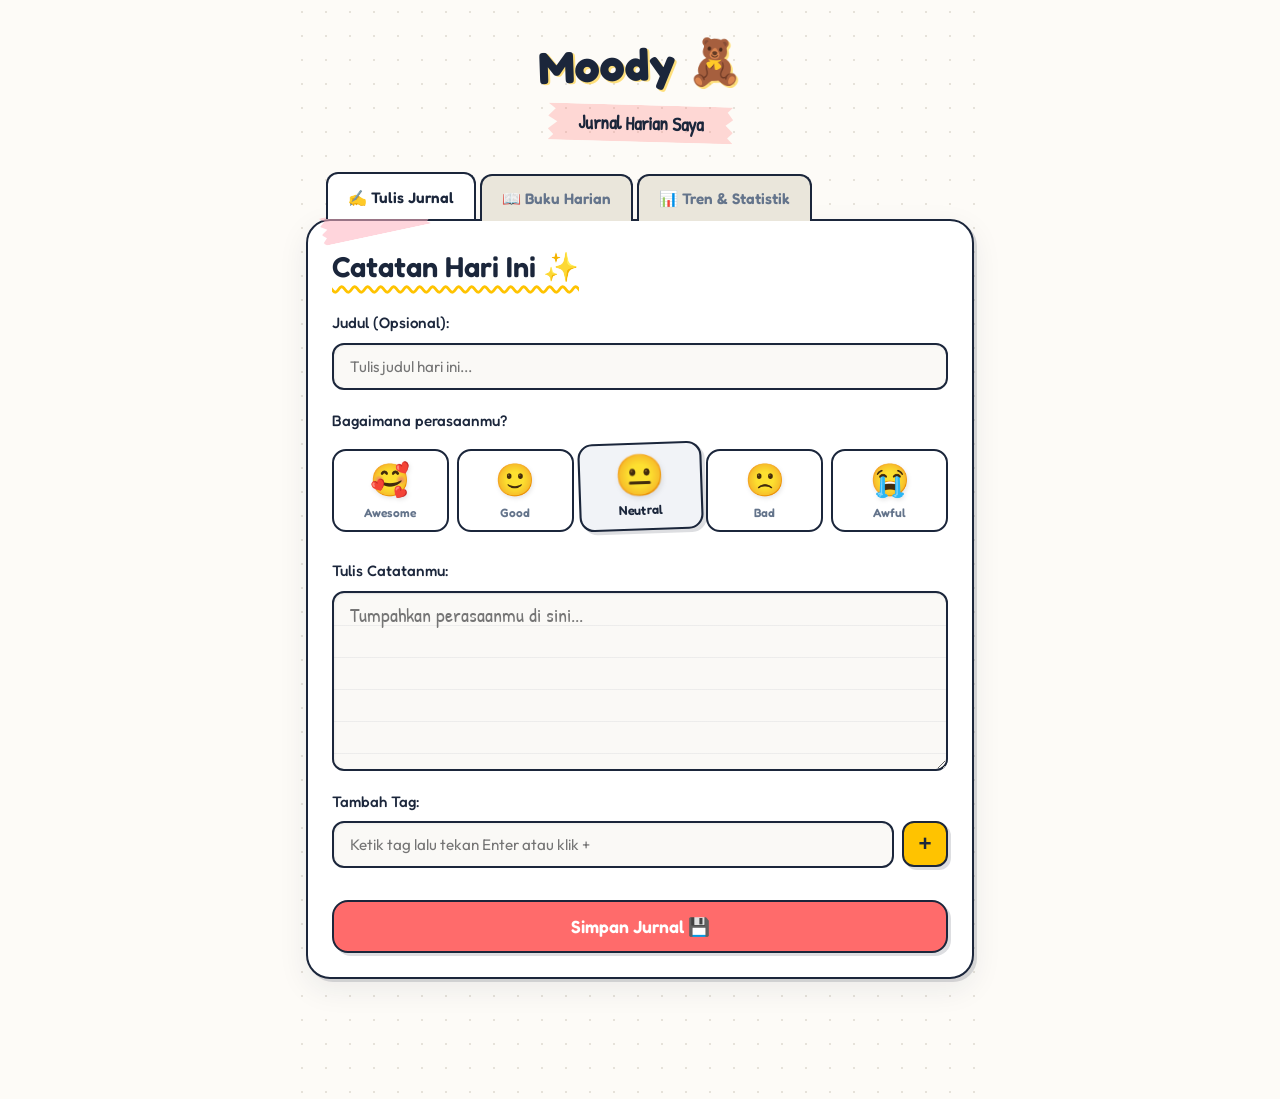
<file: index.html>
<!DOCTYPE html>
<html lang="id">
<head>
  <meta charset="UTF-8">
  <meta name="viewport" content="width=device-width, initial-scale=1.0">
  <title>Moody — Jurnal Suasana Hati Kawaii</title>
  <!-- Google Fonts: Fredoka (Headings), Patrick Hand (Handwritten Notes), Outfit (Interface UI) -->
  <link rel="preconnect" href="https://fonts.googleapis.com">
  <link rel="preconnect" href="https://fonts.gstatic.com" crossorigin>
  <link href="https://fonts.googleapis.com/css2?family=Fredoka:wght@400;500;600;700&family=Patrick+Hand&family=Outfit:wght@300;400;500;600;700&display=swap" rel="stylesheet">
  <link rel="stylesheet" href="style.css">
</head>
<body>

  <!-- Dotted Canvas Grid -->
  <div class="scrapbook-canvas">
    
    <!-- Top Ribbon Header -->
    <header class="scrapbook-header">
      <div class="header-logo">
        <h1 class="marker-title">Moody 🧸</h1>
      </div>
      <div class="header-tagline">
        <span class="washi-tape-accent">Jurnal Harian Saya</span>
      </div>
    </header>

    <!-- Folder Nav Tabs (Folder Dividers style) -->
    <nav class="folder-tabs">
      <button class="tab-divider active" data-target="panel-editor" id="tab-nav-editor">
        <span class="tab-label">✍️ Tulis Jurnal</span>
      </button>
      <button class="tab-divider" data-target="panel-history" id="tab-nav-history">
        <span class="tab-label">📖 Buku Harian</span>
      </button>
      <button class="tab-divider" data-target="panel-analytics" id="tab-nav-analytics">
        <span class="tab-label">📊 Tren & Statistik</span>
      </button>
    </nav>

    <!-- Main Scrapbook Page Board -->
    <main class="scrapbook-board">
      
      <!-- Panel 1: Jurnal Baru (Editor) -->
      <section id="panel-editor" class="panel-section active">
        <div class="journal-paper">
          <div class="washi-tape washi-pink washi-top-left"></div>
          
          <h2 class="handwritten-title">Catatan Hari Ini ✨</h2>
          
          <form id="journal-form" class="editor-form" onsubmit="return false;">
            <!-- Title Input -->
            <div class="form-group">
              <label for="journal-title" class="handwritten-label">Judul (Opsional):</label>
              <input type="text" id="journal-title" class="scrapbook-input" placeholder="Tulis judul hari ini...">
            </div>

            <!-- Mood Picker -->
            <div class="form-group">
              <label class="handwritten-label">Bagaimana perasaanmu?</label>
              <div class="mood-selector">
                <button type="button" class="mood-sticker-btn" data-mood="awesome" title="Luar Biasa">
                  <span class="mood-emoji">🥰</span>
                  <span class="mood-text">Awesome</span>
                </button>
                <button type="button" class="mood-sticker-btn" data-mood="good" title="Baik">
                  <span class="mood-emoji">🙂</span>
                  <span class="mood-text">Good</span>
                </button>
                <button type="button" class="mood-sticker-btn active" data-mood="neutral" title="Biasa Saja">
                  <span class="mood-emoji">😐</span>
                  <span class="mood-text">Neutral</span>
                </button>
                <button type="button" class="mood-sticker-btn" data-mood="bad" title="Buruk">
                  <span class="mood-emoji">🙁</span>
                  <span class="mood-text">Bad</span>
                </button>
                <button type="button" class="mood-sticker-btn" data-mood="awful" title="Sangat Buruk">
                  <span class="mood-emoji">😭</span>
                  <span class="mood-text">Awful</span>
                </button>
              </div>
            </div>

            <!-- Content Body Editor -->
            <div class="form-group flex-fill">
              <label for="journal-content" class="handwritten-label">Tulis Catatanmu:</label>
              <textarea id="journal-content" class="scrapbook-textarea" placeholder="Tumpahkan perasaanmu di sini..."></textarea>
            </div>

            <!-- Tag Input -->
            <div class="form-group">
              <label for="tag-input" class="handwritten-label">Tambah Tag:</label>
              <div class="tag-input-container">
                <input type="text" id="tag-input" class="scrapbook-input" placeholder="Ketik tag lalu tekan Enter atau klik +">
                <button type="button" id="btn-add-tag" class="sticker-btn-small">+</button>
              </div>
              <!-- Added Tag List -->
              <div id="editor-tag-list" class="tag-pills-container">
                <!-- Tag pills rendered dynamically -->
              </div>
            </div>

            <!-- Save Button -->
            <div class="form-actions">
              <button type="submit" id="btn-save-journal" class="sticker-submit-btn">Simpan Jurnal 💾</button>
            </div>
          </form>
        </div>
      </section>

      <!-- Panel 2: Riwayat Jurnal (History) -->
      <section id="panel-history" class="panel-section">
        <div class="journal-paper">
          <div class="washi-tape washi-yellow washi-top-right"></div>
          <h2 class="handwritten-title">Kenangan Masa Lalu 📖</h2>
          
          <!-- Search & Filter Controls -->
          <div class="search-filter-section sticky-note yellow-note">
            <div class="form-group">
              <input type="text" id="search-input" class="scrapbook-input" placeholder="🔍 Cari kata kunci atau tag...">
            </div>
            
            <div class="mood-filter-container">
              <span class="filter-label">Filter Mood:</span>
              <div class="mood-filters">
                <button class="mood-filter-btn active" data-filter="all">Semua</button>
                <button class="mood-filter-btn" data-filter="awesome">🥰</button>
                <button class="mood-filter-btn" data-filter="good">🙂</button>
                <button class="mood-filter-btn" data-filter="neutral">😐</button>
                <button class="mood-filter-btn" data-filter="bad">🙁</button>
                <button class="mood-filter-btn" data-filter="awful">😭</button>
              </div>
            </div>
          </div>

          <!-- Entries Container -->
          <div id="journal-entries-container" class="entries-masonry">
            <!-- Entries rendered as cute polaroid cards dynamically -->
          </div>
        </div>
      </section>

      <!-- Panel 3: Analisis Mood (Analytics) -->
      <section id="panel-analytics" class="panel-section">
        <div class="journal-paper">
          <div class="washi-tape washi-blue washi-top-left"></div>
          
          <h2 class="handwritten-title">Papan Analisis 📊</h2>

          <div class="analytics-grid">
            <!-- Row 1: Streak & Tag stats -->
            <div class="sticky-note blue-note rotate-left streak-card">
              <span class="scrapbook-sticker pin-sticker">📌</span>
              <h3 class="stats-card-title">Streak Menulis</h3>
              <div class="streak-value">
                <span id="stats-streak-num">0</span> <span class="streak-days">Hari</span>
              </div>
              <p class="stats-card-desc" id="stats-streak-desc">Ayo buat entri hari ini untuk mulai mencatat!</p>
            </div>

            <div class="sticky-note pink-note rotate-right tags-card">
              <span class="scrapbook-sticker heart-sticker">💖</span>
              <h3 class="stats-card-title">Top Tags</h3>
              <div id="stats-tags-container" class="stats-bar-list">
                <!-- Tag bars rendered dynamically -->
              </div>
            </div>

            <!-- Row 2: SVG Line Chart -->
            <div class="sticky-note green-note trend-card">
              <span class="scrapbook-sticker flower-sticker">🌸</span>
              <h3 class="stats-card-title">Tren Suasana Hati (Maks 10 Entri)</h3>
              <div class="chart-wrapper">
                <svg id="mood-trend-svg" width="100%" height="200" viewBox="0 0 500 200" preserveAspectRatio="xMidYMid meet">
                  <!-- Generated dynamically in JS -->
                </svg>
                <div id="chart-placeholder" class="chart-empty">
                  <span>Butuh minimal 2 entri jurnal untuk menggambar grafik tren.</span>
                </div>
              </div>
            </div>

            <!-- Row 3: Monthly Contribution Calendar -->
            <div class="sticky-note yellow-note calendar-card">
              <span class="scrapbook-sticker star-sticker">⭐️</span>
              <h3 class="stats-card-title">Pixel Mood 30 Hari Terakhir</h3>
              <div id="contribution-calendar" class="calendar-grid">
                <!-- Calendar grid squares generated dynamically -->
              </div>
              <div class="calendar-legend">
                <span>🥰 Awesome</span>
                <span>🙂 Good</span>
                <span>😐 Neutral</span>
                <span>🙁 Bad</span>
                <span>😭 Awful</span>
              </div>
            </div>

            <!-- Row 3: Backup Data -->
            <div class="sticky-note white-note backup-card">
              <span class="scrapbook-sticker tape-sticker">🩹</span>
              <h3 class="stats-card-title">Cadangkan & Impor Data</h3>
              <p class="backup-desc">Simpan semua catatan jurnal Anda secara aman dengan mengekspornya ke berkas lokal.</p>
              <div class="backup-actions">
                <button id="btn-export" class="sticker-btn">Ekspor Jurnal (.JSON) 📥</button>
                
                <label for="import-file" class="sticker-btn file-input-label">
                  Impor Jurnal 📤
                  <input type="file" id="import-file" accept=".json" style="display: none;">
                </label>
              </div>
            </div>

          </div>
        </div>
      </section>

    </main>
  </div>

  <!-- Detail Modal Overlay -->
  <div id="detail-modal" class="modal-overlay">
    <div class="modal-card polaroid-frame">
      <div class="washi-tape washi-pink washi-modal-tape"></div>
      
      <button class="modal-close-btn" id="btn-close-modal">×</button>
      
      <div class="modal-header">
        <h3 id="modal-title" class="modal-title-text">Judul Jurnal</h3>
        <div class="modal-meta-row">
          <span id="modal-date" class="modal-date-text">12 Juni 2026</span>
          <span id="modal-mood-badge" class="mood-pill">🥰 Awesome</span>
        </div>
      </div>
      
      <div class="modal-body-scroll">
        <p id="modal-content" class="modal-body-text">Isi catatan harian lengkap.</p>
      </div>

      <div class="modal-footer">
        <div id="modal-tag-list" class="tag-pills-container">
          <!-- Tag pills rendered dynamically -->
        </div>
      </div>
    </div>
  </div>

  <script type="module" src="app.js"></script>
</body>
</html>
</file>
<file: style.css>
/* ==========================================
   STYLE GUIDE & CSS VARIABLES
   ========================================== */
:root {
  --color-canvas: #fdfbf7;
  --color-grid: #e6e2da;
  --color-paper: #ffffff;
  --color-navy: #1b263b;
  --color-muted: #64748b;
  
  --accent-yellow: #ffc300;
  --accent-coral: #ff6b6b;
  
  --shadow-handdrawn: 3px 3px 0px rgba(27, 38, 59, 0.15);
  --shadow-paper: 0 10px 30px rgba(27, 38, 59, 0.08);
  
  --transition-spring: all 0.4s cubic-bezier(0.34, 1.56, 0.64, 1);
}

/* ==========================================
   BASE & CANVAS STYLES
   ========================================== */
* {
  box-sizing: border-box;
  margin: 0;
  padding: 0;
  -webkit-tap-highlight-color: transparent;
}

body {
  font-family: 'Outfit', 'Inter', sans-serif;
  background-color: var(--color-canvas);
  color: var(--color-navy);
  min-height: 100vh;
  line-height: 1.5;
  display: flex;
  justify-content: center;
}

/* Scrapbook Canvas (Dot Grid Texture) */
.scrapbook-canvas {
  width: 100%;
  max-width: 700px;
  background-color: var(--color-canvas);
  background-image: radial-gradient(var(--color-grid) 1.5px, transparent 1.5px);
  background-size: 24px 24px;
  padding: 30px 16px 120px 16px;
  display: flex;
  flex-direction: column;
  position: relative;
  min-height: 100vh;
}

/* ==========================================
   HEADER STYLE
   ========================================== */
.scrapbook-header {
  display: flex;
  flex-direction: column;
  align-items: center;
  margin-bottom: 30px;
  text-align: center;
}

.marker-title {
  font-family: 'Fredoka', sans-serif;
  font-size: 2.8rem;
  font-weight: 700;
  color: var(--color-navy);
  display: inline-block;
  transform: rotate(-2deg);
  text-shadow: 2px 2px 0px rgba(255, 195, 0, 0.5);
  margin-bottom: 8px;
}

.washi-tape-accent {
  display: inline-block;
  font-family: 'Patrick Hand', cursive;
  font-size: 1.2rem;
  font-weight: bold;
  background-color: rgba(255, 107, 107, 0.25);
  color: var(--color-navy);
  padding: 4px 30px;
  transform: rotate(1.5deg);
  clip-path: polygon(
    0% 0%, 4% 15%, 0% 35%, 5% 50%, 0% 70%, 3% 85%, 0% 100%,
    100% 100%, 97% 85%, 100% 70%, 96% 50%, 100% 35%, 97% 15%, 100% 0%
  );
}

/* ==========================================
   FOLDER INDEX TABS
   ========================================== */
.folder-tabs {
  display: flex;
  gap: 4px;
  padding-left: 20px;
  position: relative;
  z-index: 10;
}

.tab-divider {
  background: #eae6db;
  border: 2px solid var(--color-navy);
  border-bottom: none;
  border-radius: 12px 12px 0 0;
  padding: 10px 20px;
  font-family: 'Fredoka', sans-serif;
  font-size: 0.95rem;
  font-weight: 600;
  color: var(--color-muted);
  cursor: pointer;
  outline: none;
  transition: var(--transition-spring);
  transform: translateY(2px);
}

.tab-divider.active {
  background: var(--color-paper);
  color: var(--color-navy);
  transform: translateY(0);
  padding-top: 14px;
  padding-bottom: 12px;
  z-index: 12;
}

.tab-divider:hover:not(.active) {
  color: var(--color-navy);
  background: #f1ede4;
}

/* ==========================================
   SCRAPBOOK MAIN PAGE BOARD
   ========================================== */
.scrapbook-board {
  background: var(--color-paper);
  border: 2.5px solid var(--color-navy);
  border-radius: 24px;
  padding: 24px;
  min-height: 480px;
  box-shadow: var(--shadow-handdrawn), var(--shadow-paper);
  position: relative;
  z-index: 5;
}

.panel-section {
  display: none;
  opacity: 0;
  transform: translateY(10px);
  transition: opacity 0.35s ease, transform 0.35s ease;
}

.panel-section.active {
  display: block;
  opacity: 1;
  transform: translateY(0);
}

.journal-paper {
  position: relative;
  display: flex;
  flex-direction: column;
  min-height: 430px;
}

.handwritten-title {
  font-family: 'Fredoka', sans-serif;
  font-size: 1.8rem;
  font-weight: 600;
  margin-bottom: 24px;
  color: var(--color-navy);
  text-decoration: underline wavy var(--accent-yellow);
  text-underline-offset: 8px;
}

/* ==========================================
   WASHI TAPE (TORN TAPE EFFECT)
   ========================================== */
.washi-tape {
  position: absolute;
  height: 28px;
  width: 110px;
  opacity: 0.8;
  z-index: 80;
  pointer-events: none;
  clip-path: polygon(
    0% 0%, 5% 15%, 0% 30%, 6% 45%, 0% 60%, 4% 75%, 0% 90%, 3% 100%,
    100% 100%, 96% 90%, 100% 75%, 95% 60%, 100% 45%, 96% 30%, 100% 15%, 97% 0%
  );
}

.washi-pink {
  background-color: rgba(255, 182, 193, 0.7);
  border-left: 1px dashed rgba(255, 255, 255, 0.5);
  border-right: 1px dashed rgba(255, 255, 255, 0.5);
}

.washi-yellow {
  background-color: rgba(255, 222, 100, 0.7);
  border-left: 1px dashed rgba(255, 255, 255, 0.5);
  border-right: 1px dashed rgba(255, 255, 255, 0.5);
}

.washi-blue {
  background-color: rgba(173, 216, 230, 0.7);
  border-left: 1px dashed rgba(255, 255, 255, 0.5);
  border-right: 1px dashed rgba(255, 255, 255, 0.5);
}

.washi-top-left {
  top: -38px;
  left: -12px;
  transform: rotate(-12deg);
}

.washi-top-right {
  top: -36px;
  right: -10px;
  transform: rotate(8deg);
}

/* ==========================================
   EDITOR FORM STYLING
   ========================================== */
.editor-form {
  display: flex;
  flex-direction: column;
  gap: 20px;
  flex: 1;
}

.form-group {
  display: flex;
  flex-direction: column;
  gap: 8px;
}

.form-group.flex-fill {
  flex: 1;
  display: flex;
}

.handwritten-label {
  font-family: 'Fredoka', sans-serif;
  font-weight: 500;
  font-size: 0.95rem;
  color: var(--color-navy);
}

.scrapbook-input, .scrapbook-textarea {
  border: 2px solid var(--color-navy);
  border-radius: 12px;
  padding: 12px 16px;
  font-family: 'Outfit', sans-serif;
  font-size: 0.95rem;
  background-color: #faf9f6;
  color: var(--color-navy);
  outline: none;
  box-shadow: inset 1px 1px 3px rgba(0,0,0,0.05);
  transition: all 0.2s ease;
}

.scrapbook-textarea {
  font-family: 'Patrick Hand', cursive;
  font-size: 1.25rem;
  line-height: 1.6;
  resize: vertical;
  min-height: 180px;
  background-image: linear-gradient(rgba(27,38,59,0.06) 1px, transparent 1px);
  background-size: 100% 32px;
  padding-top: 6px;
  line-height: 32px;
  flex: 1;
}

.scrapbook-input:focus, .scrapbook-textarea:focus {
  border-color: var(--accent-coral);
  background-color: var(--color-paper);
}

.tag-input-container {
  display: flex;
  gap: 8px;
}

.tag-input-container .scrapbook-input {
  flex: 1;
}

.sticker-btn-small {
  background-color: var(--accent-yellow);
  color: var(--color-navy);
  border: 2px solid var(--color-navy);
  border-radius: 12px;
  width: 46px;
  height: 46px;
  font-size: 1.4rem;
  font-weight: bold;
  cursor: pointer;
  display: flex;
  align-items: center;
  justify-content: center;
  box-shadow: var(--shadow-handdrawn);
  transition: var(--transition-spring);
}

.sticker-btn-small:hover {
  transform: scale(1.05) rotate(5deg);
}

.sticker-btn-small:active {
  transform: scale(0.95);
  box-shadow: 1px 1px 0px rgba(27,38,59,0.15);
}

.sticker-submit-btn {
  background-color: var(--accent-coral);
  color: #ffffff;
  border: 2.5px solid var(--color-navy);
  border-radius: 16px;
  padding: 14px 28px;
  font-family: 'Fredoka', sans-serif;
  font-weight: 600;
  font-size: 1.1rem;
  cursor: pointer;
  box-shadow: var(--shadow-handdrawn);
  transition: var(--transition-spring);
  display: inline-block;
  text-align: center;
  width: 100%;
}

.sticker-submit-btn:hover {
  transform: translateY(-2px) scale(1.02);
  box-shadow: 5px 5px 0px rgba(27, 38, 59, 0.2);
}

.sticker-submit-btn:active {
  transform: translateY(2px);
  box-shadow: 1px 1px 0px rgba(27, 38, 59, 0.2);
}

/* ==========================================
   MOOD SELECTOR WIDGET
   ========================================== */
.mood-selector {
  display: flex;
  justify-content: space-between;
  gap: 8px;
  flex-wrap: wrap;
  padding: 8px 0;
}

.mood-sticker-btn {
  background: var(--color-paper);
  border: 2px solid var(--color-navy);
  border-radius: 14px;
  padding: 10px 8px;
  display: flex;
  flex-direction: column;
  align-items: center;
  gap: 6px;
  cursor: pointer;
  transition: var(--transition-spring);
  flex: 1;
  min-width: 80px;
}

.mood-emoji {
  font-size: 2rem;
  filter: drop-shadow(1px 2px 2px rgba(0,0,0,0.1));
  transition: transform 0.3s cubic-bezier(0.34, 1.56, 0.64, 1);
}

.mood-text {
  font-size: 0.75rem;
  font-weight: 600;
  color: var(--color-muted);
  font-family: 'Fredoka', sans-serif;
}

.mood-sticker-btn.active {
  transform: translateY(-4px) scale(1.06) rotate(-2deg);
  box-shadow: var(--shadow-handdrawn);
}

.mood-sticker-btn.active .mood-emoji {
  transform: scale(1.2);
}

/* Specific Mood Colors */
.mood-sticker-btn[data-mood="awesome"].active { background-color: #ebdffd; border-color: #9c27b0; }
.mood-sticker-btn[data-mood="good"].active    { background-color: #e1fbf2; border-color: #2ec4b6; }
.mood-sticker-btn[data-mood="neutral"].active { background-color: #f1f3f7; border-color: var(--color-navy); }
.mood-sticker-btn[data-mood="bad"].active     { background-color: #e2f0fe; border-color: #00b4d8; }
.mood-sticker-btn[data-mood="awful"].active   { background-color: #ffe8ec; border-color: var(--accent-coral); }

.mood-sticker-btn[data-mood="awesome"].active .mood-text { color: #9c27b0; }
.mood-sticker-btn[data-mood="good"].active .mood-text    { color: #0f9d58; }
.mood-sticker-btn[data-mood="neutral"].active .mood-text { color: var(--color-navy); }
.mood-sticker-btn[data-mood="bad"].active .mood-text     { color: #00b4d8; }
.mood-sticker-btn[data-mood="awful"].active .mood-text   { color: var(--accent-coral); }

.mood-sticker-btn:hover:not(.active) {
  transform: translateY(-2px);
  border-color: var(--accent-yellow);
}

/* ==========================================
   TAG PILLS STYLING
   ========================================== */
.tag-pills-container {
  display: flex;
  flex-wrap: wrap;
  gap: 8px;
  margin-top: 4px;
}

.tag-pill {
  font-family: 'Patrick Hand', cursive;
  font-size: 1.1rem;
  background-color: var(--color-canvas);
  color: var(--color-navy);
  border: 1.5px solid var(--color-navy);
  border-radius: 8px;
  padding: 2px 10px;
  display: inline-flex;
  align-items: center;
  gap: 6px;
  box-shadow: 1px 1px 0px rgba(27,38,59,0.15);
  cursor: pointer;
  transition: transform 0.2s ease;
}

.tag-pill:hover {
  transform: scale(1.05) rotate(1.5deg);
  border-color: var(--accent-coral);
}

.btn-remove-tag {
  background: transparent;
  border: none;
  font-weight: bold;
  cursor: pointer;
  color: var(--accent-coral);
  font-size: 1rem;
  display: flex;
  align-items: center;
  justify-content: center;
}

/* ==========================================
   HISTORY LIST (POLAROID FRAME CARD STYLE)
   ========================================== */
.entries-masonry {
  display: grid;
  grid-template-columns: repeat(2, 1fr);
  gap: 16px;
}

.polaroid-card {
  background: #ffffff;
  border: 2px solid var(--color-navy);
  padding: 12px;
  padding-bottom: 24px; /* thick bottom photo paper gap */
  box-shadow: var(--shadow-handdrawn);
  cursor: pointer;
  position: relative;
  transition: var(--transition-spring);
  display: flex;
  flex-direction: column;
  gap: 8px;
  min-height: 200px;
}

.polaroid-card:hover {
  transform: scale(1.03) rotate(0deg) !important;
  z-index: 10;
  box-shadow: 6px 6px 0px rgba(27,38,59,0.15);
}

/* Photo Area representing mood */
.polaroid-photo-area {
  height: 100px;
  border: 1.5px solid var(--color-navy);
  border-radius: 8px;
  display: flex;
  align-items: center;
  justify-content: center;
  position: relative;
}

/* Colored Photo Area backgrounds */
.polaroid-card[data-mood="awesome"] .polaroid-photo-area { background-color: #ebdffd; }
.polaroid-card[data-mood="good"] .polaroid-photo-area    { background-color: #e1fbf2; }
.polaroid-card[data-mood="neutral"] .polaroid-photo-area { background-color: #f1f3f7; }
.polaroid-card[data-mood="bad"] .polaroid-photo-area     { background-color: #e2f0fe; }
.polaroid-card[data-mood="awful"] .polaroid-photo-area   { background-color: #ffe8ec; }

.polaroid-sticker {
  font-size: 2.2rem;
  filter: drop-shadow(0 2px 4px rgba(0,0,0,0.1));
}

.polaroid-details {
  display: flex;
  flex-direction: column;
  flex: 1;
}

.polaroid-title {
  font-family: 'Fredoka', sans-serif;
  font-size: 0.95rem;
  font-weight: 600;
  color: var(--color-navy);
  white-space: nowrap;
  overflow: hidden;
  text-overflow: ellipsis;
  margin-bottom: 2px;
}

.polaroid-date {
  font-size: 0.75rem;
  color: var(--color-muted);
  margin-bottom: 6px;
}

.polaroid-text {
  font-family: 'Patrick Hand', cursive;
  font-size: 1.1rem;
  line-height: 1.3;
  color: var(--color-charcoal);
  display: -webkit-box;
  -webkit-line-clamp: 2;
  -webkit-box-orient: vertical;
  overflow: hidden;
  flex: 1;
}

/* Delete Trash Button on card */
.btn-delete-card {
  position: absolute;
  bottom: 8px;
  right: 8px;
  background: transparent;
  border: none;
  cursor: pointer;
  font-size: 1rem;
  opacity: 0.6;
  transition: opacity 0.2s, transform 0.2s;
  z-index: 5;
}

.btn-delete-card:hover {
  opacity: 1;
  transform: scale(1.15);
}

/* Polaroid Card Rotation Offsets */
.polaroid-card:nth-child(4n+1) { transform: rotate(-1.5deg); }
.polaroid-card:nth-child(4n+2) { transform: rotate(1.2deg); }
.polaroid-card:nth-child(4n+3) { transform: rotate(-1deg); }
.polaroid-card:nth-child(4n+4) { transform: rotate(1.8deg); }

/* Washi tape placement on top of cards */
.polaroid-card .washi-tape {
  width: 60px;
  height: 16px;
  top: -8px;
  left: 50%;
  transform: translateX(-50%) rotate(2deg);
}
.polaroid-card:nth-child(2n) .washi-tape {
  background-color: rgba(255, 222, 100, 0.6);
  transform: translateX(-50%) rotate(-2deg);
}

/* Empty State */
.empty-state {
  grid-column: span 2;
  text-align: center;
  padding: 40px 20px;
  color: var(--color-muted);
  border: 2px dashed rgba(27, 38, 59, 0.1);
  border-radius: 16px;
  font-family: 'Patrick Hand', cursive;
  font-size: 1.3rem;
}

/* ==========================================
   SEARCH & FILTER BAR STYLING
   ========================================== */
.search-filter-section {
  margin-bottom: 24px;
  display: flex;
  flex-direction: column;
  gap: 12px;
}

.mood-filter-container {
  display: flex;
  align-items: center;
  gap: 10px;
  flex-wrap: wrap;
}

.filter-label {
  font-size: 0.85rem;
  font-weight: bold;
  color: var(--color-navy);
  font-family: 'Fredoka', sans-serif;
}

.mood-filters {
  display: flex;
  gap: 6px;
  flex-wrap: wrap;
}

.mood-filter-btn {
  background: var(--color-paper);
  border: 1.5px solid var(--color-navy);
  border-radius: 8px;
  padding: 4px 10px;
  font-size: 0.8rem;
  font-weight: 600;
  cursor: pointer;
  transition: var(--transition-spring);
  font-family: 'Fredoka', sans-serif;
}

.mood-filter-btn.active {
  background-color: var(--accent-yellow);
  transform: scale(1.05) rotate(-2deg);
  box-shadow: 1.5px 1.5px 0px rgba(27,38,59,0.15);
}

.mood-filter-btn:hover:not(.active) {
  background-color: #f1ede4;
}

.sticky-note {
  border: 2px solid var(--color-navy);
  border-radius: 12px;
  padding: 16px;
  box-shadow: var(--shadow-handdrawn);
  position: relative;
  transition: var(--transition-spring);
}

.yellow-note { background-color: #fff9db; }

/* ==========================================
   DETAIL MODAL (POLAROID FRAME CARD STYLE)
   ========================================== */
.modal-overlay {
  position: fixed;
  top: 0;
  left: 0;
  width: 100%;
  height: 100%;
  background-color: rgba(27, 38, 59, 0.45);
  backdrop-filter: blur(6px);
  -webkit-backdrop-filter: blur(6px);
  z-index: 2000;
  display: none; /* hidden by default */
  align-items: center;
  justify-content: center;
  padding: 16px;
}

.modal-overlay.active {
  display: flex;
}

.modal-card {
  width: 100%;
  max-width: 480px;
  background-color: #ffffff;
  border: 2.5px solid var(--color-navy);
  border-radius: 20px;
  padding: 24px;
  padding-bottom: 36px;
  box-shadow: 0 15px 40px rgba(27, 38, 59, 0.25);
  position: relative;
  animation: modalPop 0.4s cubic-bezier(0.34, 1.56, 0.64, 1);
  display: flex;
  flex-direction: column;
  max-height: 90vh;
}

@keyframes modalPop {
  from { transform: scale(0.9) translateY(30px); opacity: 0; }
  to { transform: scale(1) translateY(0); opacity: 1; }
}

.modal-close-btn {
  position: absolute;
  top: 10px;
  right: 15px;
  background: transparent;
  border: none;
  font-size: 2.2rem;
  font-weight: 300;
  cursor: pointer;
  color: var(--color-muted);
  line-height: 1;
}

.modal-close-btn:hover {
  color: var(--accent-coral);
}

.modal-header {
  margin-top: 10px;
  margin-bottom: 16px;
  border-bottom: 2px dashed rgba(27, 38, 59, 0.1);
  padding-bottom: 12px;
}

.modal-title-text {
  font-family: 'Fredoka', sans-serif;
  font-size: 1.4rem;
  font-weight: 600;
  color: var(--color-navy);
  margin-bottom: 4px;
}

.modal-meta-row {
  display: flex;
  justify-content: space-between;
  align-items: center;
}

.modal-date-text {
  font-size: 0.8rem;
  color: var(--color-muted);
}

.mood-pill {
  font-family: 'Fredoka', sans-serif;
  font-size: 0.8rem;
  font-weight: 600;
  padding: 4px 10px;
  border: 1.5px solid var(--color-navy);
  border-radius: 8px;
  box-shadow: 1px 1px 0px rgba(27,38,59,0.15);
}

.modal-body-scroll {
  flex: 1;
  overflow-y: auto;
  min-height: 150px;
  margin-bottom: 16px;
  padding-right: 8px;
}

.modal-body-text {
  font-family: 'Patrick Hand', cursive;
  font-size: 1.3rem;
  line-height: 1.6;
  color: var(--color-charcoal);
  white-space: pre-wrap;
}

.modal-body-scroll::-webkit-scrollbar {
  width: 6px;
}

.modal-body-scroll::-webkit-scrollbar-track {
  background: rgba(27, 38, 59, 0.04);
  border-radius: 3px;
}

.modal-body-scroll::-webkit-scrollbar-thumb {
  background: var(--color-navy);
  border-radius: 3px;
}

.polaroid-frame {
  background: #ffffff;
  border: 2px solid var(--color-navy);
  box-shadow: var(--shadow-handdrawn);
}

.washi-modal-tape {
  top: -15px;
  left: 50%;
  transform: translateX(-50%) rotate(-2deg);
}

/* ==========================================
   DASHBOARD ANALYTICS WIDGETS
   ========================================== */
.analytics-grid {
  display: flex;
  flex-direction: column;
  gap: 20px;
}

.streak-card {
  display: flex;
  flex-direction: column;
  align-items: center;
  text-align: center;
  padding: 24px 16px;
}

.stats-card-title {
  font-family: 'Fredoka', sans-serif;
  font-size: 1.1rem;
  font-weight: 600;
  margin-bottom: 12px;
  text-align: center;
}

.streak-value {
  font-family: 'Fredoka', sans-serif;
  font-size: 3rem;
  font-weight: 700;
  color: var(--accent-coral);
  line-height: 1;
  margin-bottom: 4px;
  text-shadow: 1px 1px 0px var(--color-navy);
}

.streak-days {
  font-size: 1.2rem;
  color: var(--color-navy);
}

.stats-card-desc {
  font-size: 0.8rem;
  color: var(--color-muted);
  max-width: 250px;
}

.stats-bar-list {
  display: flex;
  flex-direction: column;
  gap: 10px;
  width: 100%;
}

.stats-bar-item {
  display: flex;
  flex-direction: column;
  gap: 4px;
}

.stats-bar-label-row {
  display: flex;
  justify-content: space-between;
  font-size: 0.8rem;
  font-weight: bold;
}

.stats-bar-label {
  font-family: 'Patrick Hand', cursive;
  font-size: 1.05rem;
}

.stats-bar-outer {
  background: rgba(27, 38, 59, 0.05);
  border: 1.5px solid var(--color-navy);
  height: 16px;
  border-radius: 8px;
  overflow: hidden;
  position: relative;
}

.stats-bar-inner {
  height: 100%;
  background-color: var(--accent-yellow);
  border-right: 1.5px solid var(--color-navy);
  border-radius: 6px 0 0 6px;
  transition: width 1s cubic-bezier(0.34, 1.56, 0.64, 1);
}

.stats-bar-item:nth-child(even) .stats-bar-inner {
  background-color: var(--accent-coral);
}

.backup-card {
  text-align: center;
}

.backup-desc {
  font-size: 0.85rem;
  color: var(--color-muted);
  margin-bottom: 16px;
}

.backup-actions {
  display: flex;
  justify-content: center;
  gap: 12px;
  flex-wrap: wrap;
}

.sticker-btn {
  background-color: var(--color-paper);
  border: 2px solid var(--color-navy);
  border-radius: 12px;
  padding: 8px 16px;
  font-family: 'Fredoka', sans-serif;
  font-size: 0.85rem;
  font-weight: 600;
  color: var(--color-navy);
  cursor: pointer;
  box-shadow: var(--shadow-handdrawn);
  transition: var(--transition-spring);
  display: inline-flex;
  align-items: center;
  justify-content: center;
}

.sticker-btn:hover {
  transform: translateY(-2px) rotate(1deg);
  box-shadow: 4px 4px 0px rgba(27,38,59,0.15);
}

.sticker-btn:active {
  transform: translateY(1px);
  box-shadow: 1px 1px 0px rgba(27,38,59,0.15);
}

.file-input-label {
  cursor: pointer;
}

.pink-note   { background-color: #fff0f6; }
.blue-note   { background-color: #e7f5ff; }
.green-note  { background-color: #ebfbee; }
.white-note  { background-color: #ffffff; }

.rotate-left  { transform: rotate(-1.5deg); }
.rotate-right { transform: rotate(1.5deg); }

.scrapbook-sticker {
  position: absolute;
  font-size: 1.8rem;
  filter: drop-shadow(2px 4px 10px rgba(27, 38, 59, 0.1));
  pointer-events: none;
}

.pin-sticker { top: -14px; left: 50%; transform: translateX(-50%); font-size: 1.5rem; }
.heart-sticker { top: -15px; right: 15px; transform: rotate(12deg); }
.flower-sticker { top: -14px; left: 15px; }
.star-sticker { top: -15px; right: 10px; }
.tape-sticker { top: -12px; left: 50%; transform: translateX(-50%) rotate(3deg); font-size: 1.3rem; }

/* ==========================================
   SVG LINE CHART & GRID WIDGETS
   ========================================== */
.chart-wrapper {
  position: relative;
  width: 100%;
  min-height: 200px;
}

#mood-trend-svg {
  width: 100%;
  display: block;
}

.svg-trend-line {
  fill: none;
  stroke: var(--color-navy);
  stroke-width: 3.5;
  stroke-linecap: round;
  stroke-linejoin: round;
  stroke-dasharray: 8 4; /* Sketchy hand-drawn line style */
}

.svg-trend-dot {
  stroke: var(--color-navy);
  stroke-width: 2.5;
  r: 6.5;
  transition: r 0.2s;
  cursor: pointer;
}

.svg-trend-dot:hover {
  r: 8.5;
}

.svg-grid-line {
  stroke: rgba(27, 38, 59, 0.08);
  stroke-width: 1.5;
}

.svg-axis-text {
  font-family: 'Fredoka', sans-serif;
  font-size: 10px;
  fill: var(--color-muted);
}

.chart-empty {
  position: absolute;
  top: 0;
  left: 0;
  width: 100%;
  height: 100%;
  display: none;
  align-items: center;
  justify-content: center;
  text-align: center;
  padding: 20px;
  font-family: 'Patrick Hand', cursive;
  font-size: 1.25rem;
  color: var(--color-muted);
}

/* Pixel Contribution Calendar Map */
.calendar-grid {
  display: grid;
  grid-template-columns: repeat(10, 1fr);
  gap: 6px;
  margin: 12px auto;
  max-width: 280px;
  justify-content: center;
}

.calendar-day-box {
  aspect-ratio: 1;
  border: 1.5px solid var(--color-navy);
  border-radius: 6px;
  background-color: #eae6db; /* empty state gray */
  position: relative;
  transition: transform 0.2s ease;
  cursor: pointer;
}

.calendar-day-box:hover {
  transform: scale(1.15) rotate(5deg);
  z-index: 5;
}

/* Coloring pixels based on mood */
.calendar-day-box[data-mood="awesome"] { background-color: #ebdffd; }
.calendar-day-box[data-mood="good"]    { background-color: #e1fbf2; }
.calendar-day-box[data-mood="neutral"] { background-color: #f1f3f7; }
.calendar-day-box[data-mood="bad"]     { background-color: #e2f0fe; }
.calendar-day-box[data-mood="awful"]   { background-color: #ffe8ec; }

.calendar-legend {
  display: flex;
  justify-content: center;
  gap: 8px;
  flex-wrap: wrap;
  font-size: 0.7rem;
  font-weight: bold;
  margin-top: 10px;
}

.calendar-legend span {
  display: flex;
  align-items: center;
  gap: 4px;
  padding: 2px 6px;
  border: 1.5px solid var(--color-navy);
  border-radius: 6px;
  background-color: #ffffff;
}

/* ==========================================
   RESPONSIVE DESIGN
   ========================================== */
@media (max-width: 600px) {
  .scrapbook-canvas {
    padding-top: 16px;
  }
  
  .marker-title {
    font-size: 2.2rem;
  }
  
  .scrapbook-board {
    padding: 16px;
  }
  
  .tab-divider {
    padding: 8px 12px;
    font-size: 0.8rem;
  }
  
  .mood-sticker-btn {
    min-width: 60px;
    padding: 8px 4px;
  }
  
  .mood-emoji {
    font-size: 1.5rem;
  }
  
  .mood-text {
    font-size: 0.65rem;
  }

  .entries-masonry {
    grid-template-columns: 1fr; /* Single column on mobile viewports */
  }

  .polaroid-card {
    min-height: 180px;
  }
}
</file>
